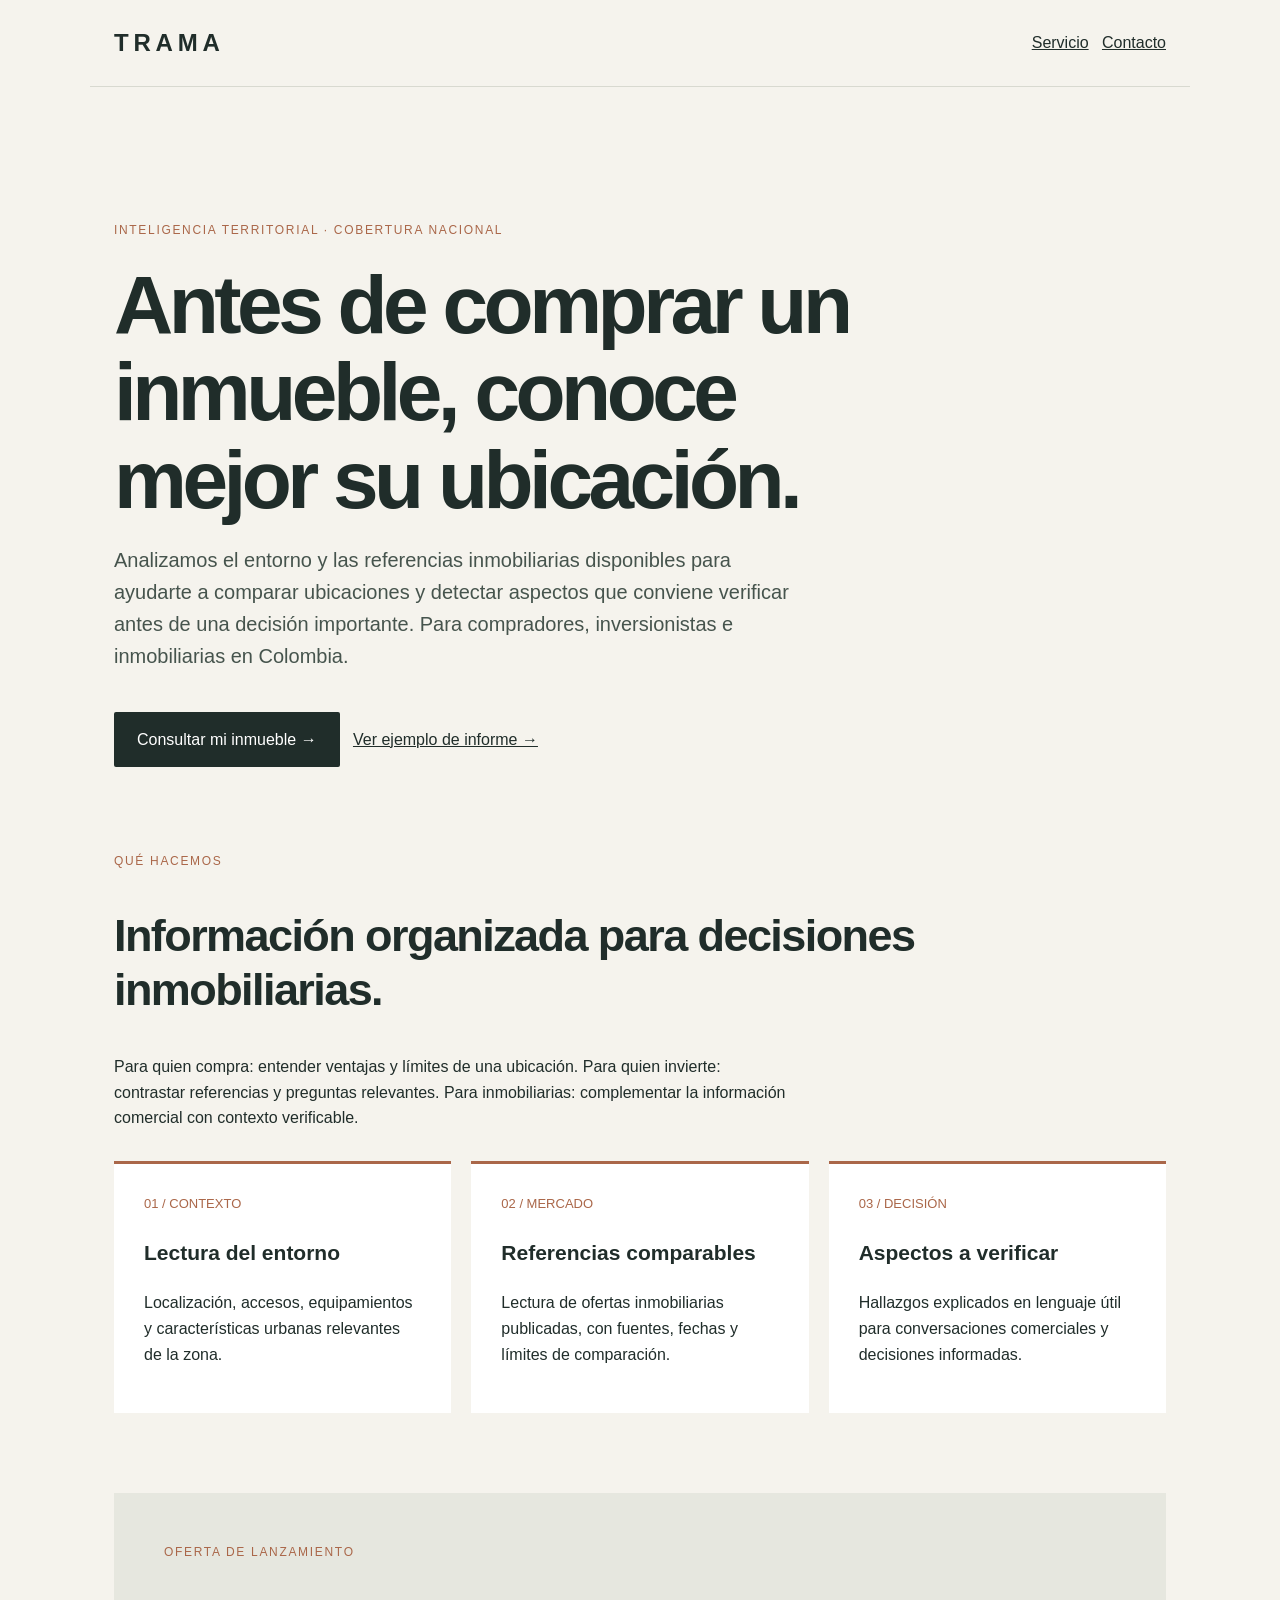
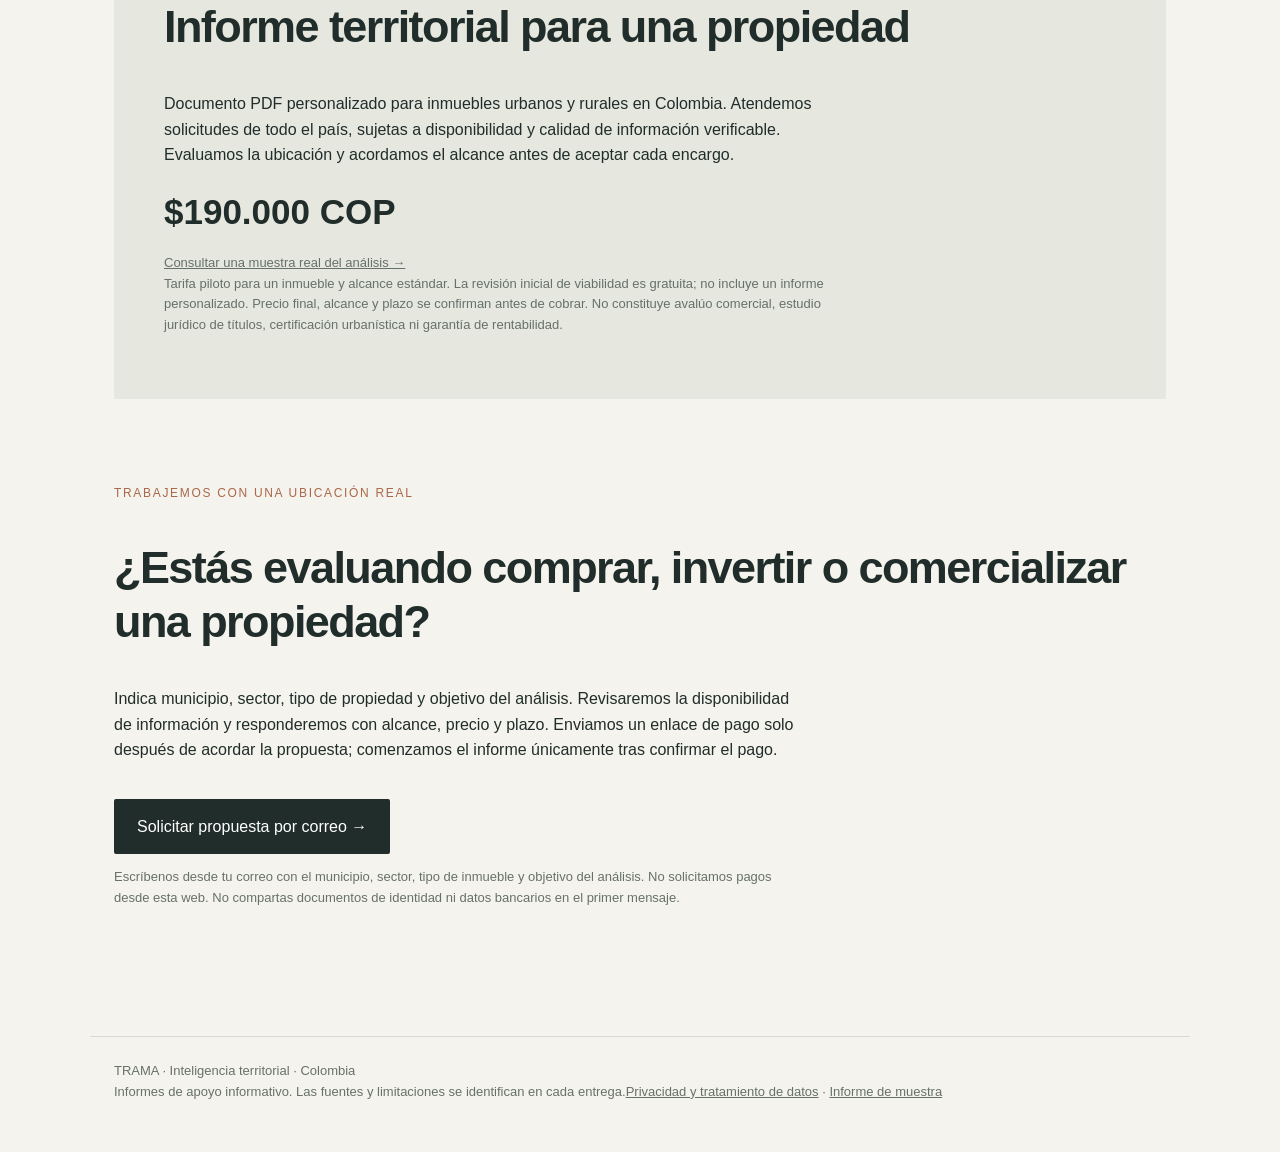
<file: trama-site/index.html>
<!doctype html><html lang="es"><head><meta charset="utf-8"><meta name="viewport" content="width=device-width,initial-scale=1"><meta name="theme-color" content="#202d2a"><meta name="robots" content="index,follow"><meta property="og:title" content="TRAMA — Inteligencia territorial"><meta property="og:description" content="Informes de entorno y contexto inmobiliario en Colombia."><meta property="og:type" content="website"><meta property="og:url" content="https://trama-territorial.onrender.com/"><meta name="description" content="TRAMA: informes de entorno y análisis territorial para decisiones inmobiliarias en Colombia."><title>TRAMA — Inteligencia territorial</title><style>:root{--ink:#202d2a;--muted:#66716a;--bg:#f5f3ed;--accent:#aa6749}*{box-sizing:border-box}body{margin:0;background:var(--bg);color:var(--ink);font-family:Arial,Helvetica,sans-serif;line-height:1.6}header,main,footer{max-width:1100px;margin:auto;padding:24px}header{display:flex;justify-content:space-between;align-items:center;border-bottom:1px solid #d8d9d0}a{color:inherit}.logo{font-weight:800;font-size:24px;letter-spacing:.2em;text-decoration:none}.tag{font-size:12px;letter-spacing:.14em;text-transform:uppercase;color:var(--accent)}.hero{padding:110px 0 85px;max-width:830px}h1{font-size:clamp(42px,7vw,82px);line-height:1.07;letter-spacing:-.055em;margin:20px 0}h2{font-size:clamp(30px,4vw,45px);line-height:1.2;letter-spacing:-.035em}p{max-width:680px}.lead{font-size:20px;color:#46544d}.button{display:inline-block;background:var(--ink);color:white;padding:15px 23px;text-decoration:none;margin-top:20px;border-radius:2px}.grid{display:grid;grid-template-columns:repeat(3,1fr);gap:20px;margin:30px 0 80px}.card{padding:30px;background:#fff;border-top:3px solid var(--accent)}.card h3{font-size:21px}.number{color:var(--accent);font-size:13px}.panel{padding:50px;background:#e6e7df;margin:50px 0}.price{font-size:35px;font-weight:bold}.note{font-size:13px;color:var(--muted)}footer{border-top:1px solid #d8d9d0;font-size:13px;color:var(--muted);padding-bottom:50px}@media(max-width:700px){.grid{grid-template-columns:1fr}.hero{padding:70px 0}.panel{padding:25px}header nav{font-size:13px}}</style></head><body><header><a class="logo" href="/">TRAMA</a><nav><a href="#servicio">Servicio</a> &nbsp; <a href="#contacto">Contacto</a></nav></header><main><section class="hero"><div class="tag">Inteligencia territorial · Cobertura nacional</div><h1>Antes de comprar un inmueble, conoce mejor su ubicación.</h1><p class="lead">Analizamos el entorno y las referencias inmobiliarias disponibles para ayudarte a comparar ubicaciones y detectar aspectos que conviene verificar antes de una decisión importante. Para compradores, inversionistas e inmobiliarias en Colombia.</p><a class="button" href="#contacto">Consultar mi inmueble →</a> &nbsp; <a href="muestra.html">Ver ejemplo de informe →</a></section><section id="servicio"><div class="tag">Qué hacemos</div><h2>Información organizada para decisiones inmobiliarias.</h2><p>Para quien compra: entender ventajas y límites de una ubicación. Para quien invierte: contrastar referencias y preguntas relevantes. Para inmobiliarias: complementar la información comercial con contexto verificable.</p><div class="grid"><article class="card"><div class="number">01 / CONTEXTO</div><h3>Lectura del entorno</h3><p>Localización, accesos, equipamientos y características urbanas relevantes de la zona.</p></article><article class="card"><div class="number">02 / MERCADO</div><h3>Referencias comparables</h3><p>Lectura de ofertas inmobiliarias publicadas, con fuentes, fechas y límites de comparación.</p></article><article class="card"><div class="number">03 / DECISIÓN</div><h3>Aspectos a verificar</h3><p>Hallazgos explicados en lenguaje útil para conversaciones comerciales y decisiones informadas.</p></article></div></section><section class="panel"><div class="tag">Oferta de lanzamiento</div><h2>Informe territorial para una propiedad</h2><p>Documento PDF personalizado para inmuebles urbanos y rurales en Colombia. Atendemos solicitudes de todo el país, sujetas a disponibilidad y calidad de información verificable. Evaluamos la ubicación y acordamos el alcance antes de aceptar cada encargo.</p><div class="price">$190.000 COP</div><p class="note"><a href="muestra.html">Consultar una muestra real del análisis →</a><br>Tarifa piloto para un inmueble y alcance estándar. La revisión inicial de viabilidad es gratuita; no incluye un informe personalizado. Precio final, alcance y plazo se confirman antes de cobrar. No constituye avalúo comercial, estudio jurídico de títulos, certificación urbanística ni garantía de rentabilidad.</p></section><section id="contacto" style="padding:35px 0 90px"><div class="tag">Trabajemos con una ubicación real</div><h2>¿Estás evaluando comprar, invertir o comercializar una propiedad?</h2><p>Indica municipio, sector, tipo de propiedad y objetivo del análisis. Revisaremos la disponibilidad de información y responderemos con alcance, precio y plazo. Enviamos un enlace de pago solo después de acordar la propuesta; comenzamos el informe únicamente tras confirmar el pago.</p><a class="button" href="mailto:trama.territorial@outlook.com?subject=Solicitud%20de%20informe%20territorial%20-%20TRAMA&body=Municipio%3A%0ASector%3A%0ATipo%20de%20inmueble%3A%0AObjetivo%20del%20an%C3%A1lisis%3A%0AEnlace%20del%20anuncio%20(si%20existe)%3A%0A">Solicitar propuesta por correo →</a><p class="note">Escríbenos desde tu correo con el municipio, sector, tipo de inmueble y objetivo del análisis. No solicitamos pagos desde esta web. No compartas documentos de identidad ni datos bancarios en el primer mensaje.</p></section></main><footer>TRAMA · Inteligencia territorial · Colombia<br>Informes de apoyo informativo. Las fuentes y limitaciones se identifican en cada entrega.<a href="privacidad.html">Privacidad y tratamiento de datos</a> · <a href="muestra.html">Informe de muestra</a></footer></body></html>
</file>
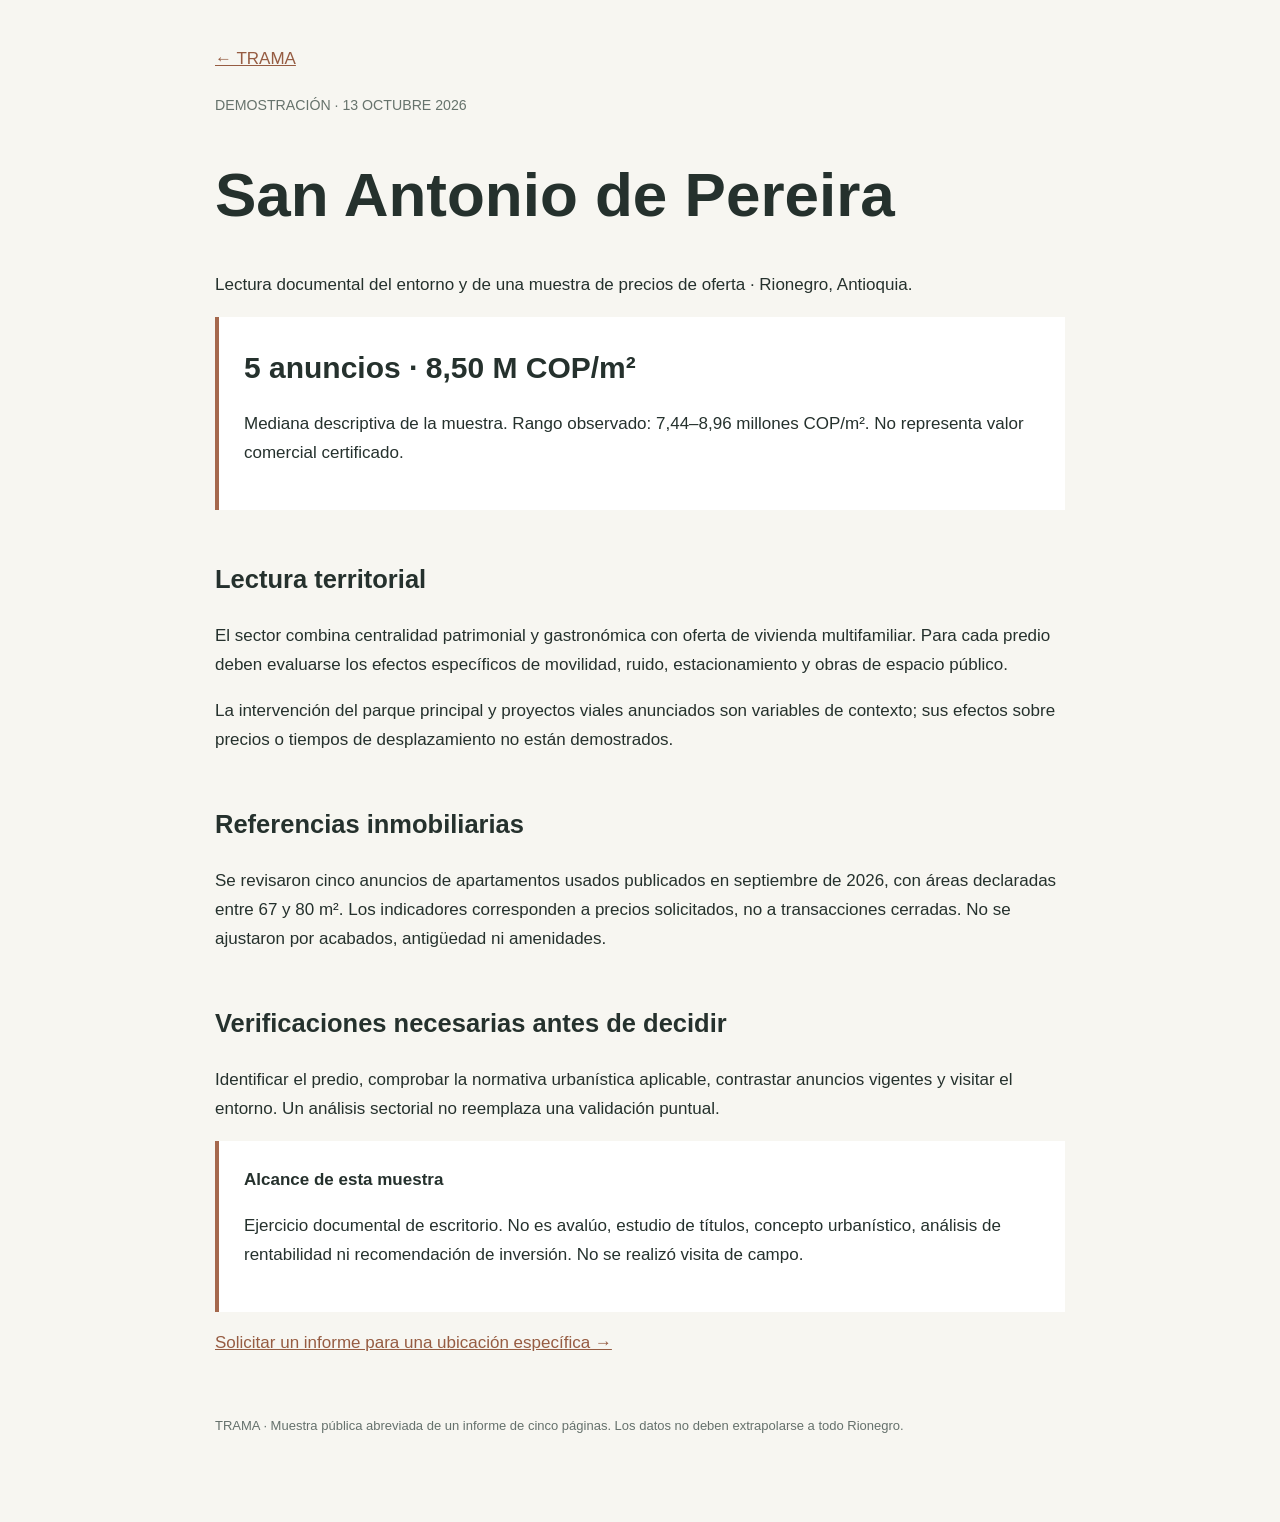
<file: trama-site/muestra.html>
<!doctype html><html lang="es"><meta charset="utf-8"><meta name="viewport" content="width=device-width,initial-scale=1"><title>Muestra de informe · TRAMA</title><style>body{font:17px/1.7 Arial,sans-serif;color:#25312d;background:#f7f6f1;margin:0}main{max-width:850px;margin:auto;padding:45px 24px}a{color:#965c42}h1{font-size:clamp(35px,6vw,62px);line-height:1.1}h2{margin-top:48px}small{color:#66736c}table{width:100%;border-collapse:collapse}td,th{padding:12px;border-bottom:1px solid #ccc;text-align:left}.box{background:white;padding:25px;border-left:4px solid #a5684d}.pill{font-weight:bold;font-size:30px}footer{padding:40px 0;color:#65716c;font-size:13px}</style><main><a href="/">← TRAMA</a><p><small>DEMOSTRACIÓN · 13 OCTUBRE 2026</small></p><h1>San Antonio de Pereira</h1><p>Lectura documental del entorno y de una muestra de precios de oferta · Rionegro, Antioquia.</p><div class="box"><div class="pill">5 anuncios · 8,50 M COP/m²</div><p>Mediana descriptiva de la muestra. Rango observado: 7,44–8,96 millones COP/m². No representa valor comercial certificado.</p></div><h2>Lectura territorial</h2><p>El sector combina centralidad patrimonial y gastronómica con oferta de vivienda multifamiliar. Para cada predio deben evaluarse los efectos específicos de movilidad, ruido, estacionamiento y obras de espacio público.</p><p>La intervención del parque principal y proyectos viales anunciados son variables de contexto; sus efectos sobre precios o tiempos de desplazamiento no están demostrados.</p><h2>Referencias inmobiliarias</h2><p>Se revisaron cinco anuncios de apartamentos usados publicados en septiembre de 2026, con áreas declaradas entre 67 y 80 m². Los indicadores corresponden a precios solicitados, no a transacciones cerradas. No se ajustaron por acabados, antigüedad ni amenidades.</p><h2>Verificaciones necesarias antes de decidir</h2><p>Identificar el predio, comprobar la normativa urbanística aplicable, contrastar anuncios vigentes y visitar el entorno. Un análisis sectorial no reemplaza una validación puntual.</p><div class="box"><strong>Alcance de esta muestra</strong><p>Ejercicio documental de escritorio. No es avalúo, estudio de títulos, concepto urbanístico, análisis de rentabilidad ni recomendación de inversión. No se realizó visita de campo.</p></div><p><a href="/#contacto">Solicitar un informe para una ubicación específica →</a></p><footer>TRAMA · Muestra pública abreviada de un informe de cinco páginas. Los datos no deben extrapolarse a todo Rionegro.</footer></main></html>
</file>
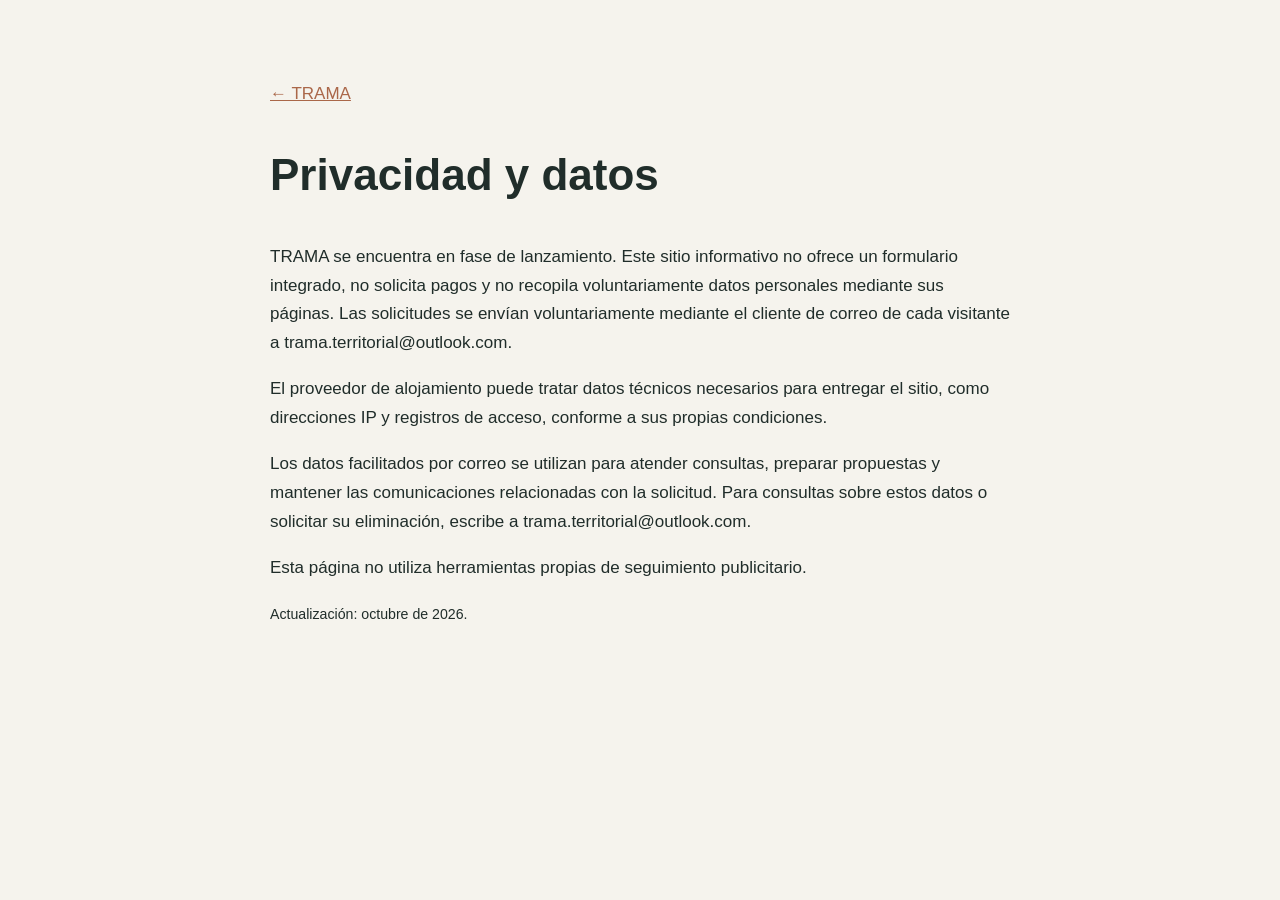
<file: trama-site/privacidad.html>
<!doctype html><html lang="es"><meta charset="utf-8"><meta name="viewport" content="width=device-width,initial-scale=1"><title>Privacidad · TRAMA</title><style>body{font:17px/1.7 Arial,sans-serif;background:#f5f3ed;color:#202d2a}main{max-width:740px;margin:60px auto;padding:20px}a{color:#aa6749}h1{font-size:44px}</style><main><a href="/">← TRAMA</a><h1>Privacidad y datos</h1><p>TRAMA se encuentra en fase de lanzamiento. Este sitio informativo no ofrece un formulario integrado, no solicita pagos y no recopila voluntariamente datos personales mediante sus páginas. Las solicitudes se envían voluntariamente mediante el cliente de correo de cada visitante a trama.territorial@outlook.com.</p><p>El proveedor de alojamiento puede tratar datos técnicos necesarios para entregar el sitio, como direcciones IP y registros de acceso, conforme a sus propias condiciones.</p><p>Los datos facilitados por correo se utilizan para atender consultas, preparar propuestas y mantener las comunicaciones relacionadas con la solicitud. Para consultas sobre estos datos o solicitar su eliminación, escribe a trama.territorial@outlook.com.</p><p>Esta página no utiliza herramientas propias de seguimiento publicitario.</p><p><small>Actualización: octubre de 2026.</small></p></main></html>
</file>
